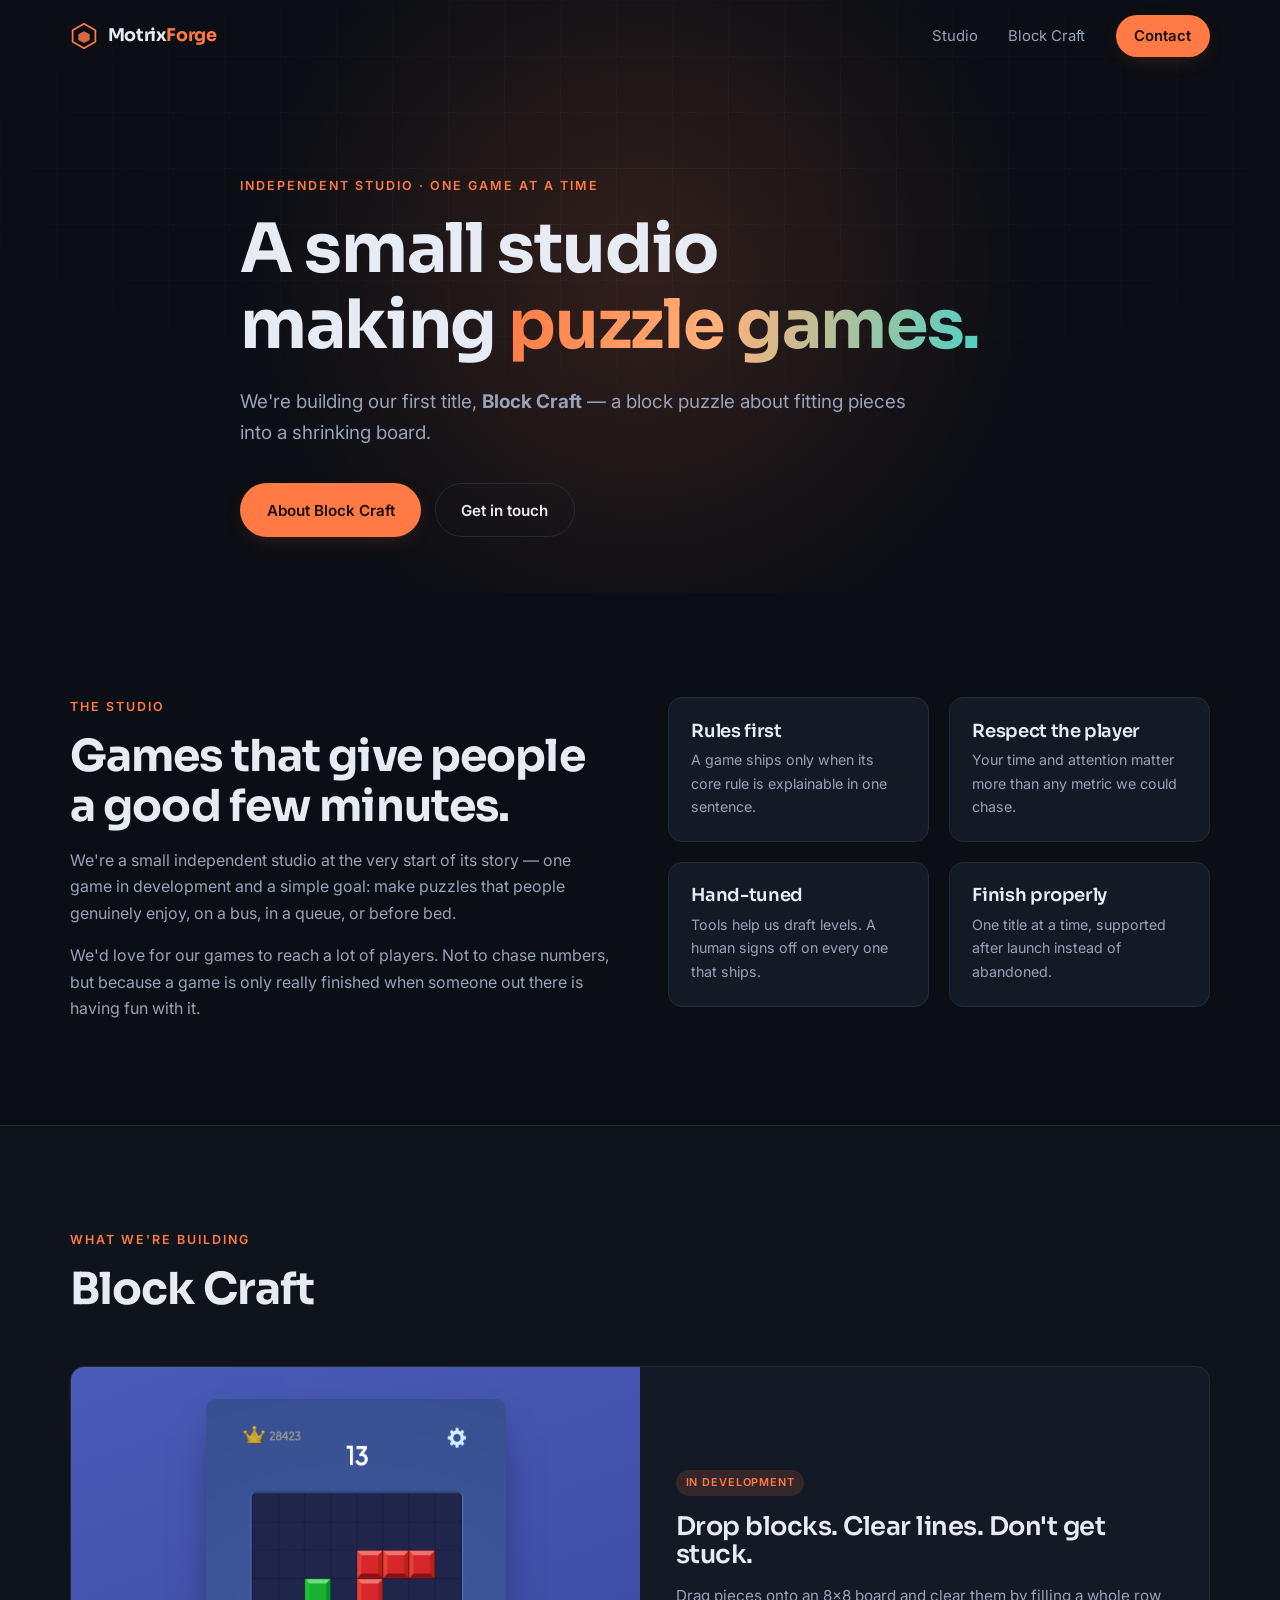
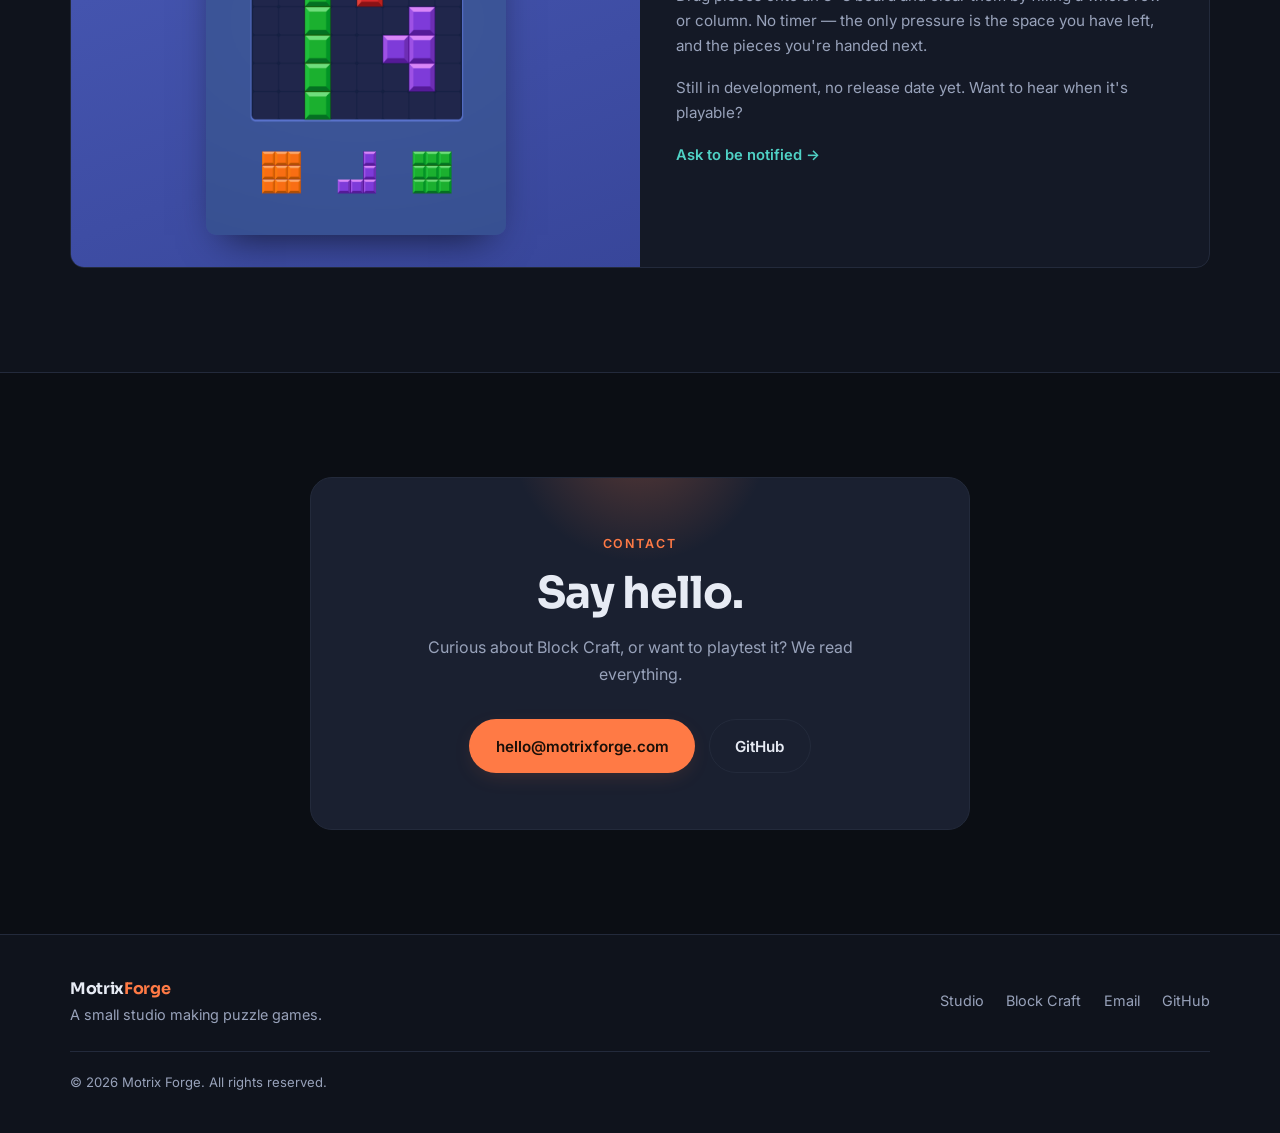
<file: index.html>
<!DOCTYPE html>
<html lang="en">
<head>
<meta charset="UTF-8">
<meta name="viewport" content="width=device-width, initial-scale=1">
<title>Motrix Forge — Puzzle Game Studio</title>
<meta name="description" content="Motrix Forge is a small independent studio making puzzle games. Our first title, Block Craft, is a block puzzle in development.">
<link rel="canonical" href="https://motrixforge.com/">
<link rel="icon" href="./favicon.svg" type="image/svg+xml">

<meta property="og:type" content="website">
<meta property="og:url" content="https://motrixforge.com/">
<meta property="og:title" content="Motrix Forge — Puzzle Game Studio">
<meta property="og:description" content="A small independent studio making puzzle games. First title, Block Craft, in development.">
<meta name="twitter:card" content="summary">
<meta name="theme-color" content="#0b0e14">

<link rel="preconnect" href="https://fonts.googleapis.com">
<link rel="preconnect" href="https://fonts.gstatic.com" crossorigin>
<link href="https://fonts.googleapis.com/css2?family=Sora:wght@400;600;700&family=Inter:wght@400;500;600&display=swap" rel="stylesheet">
<link rel="stylesheet" href="./assets/css/style.css">

<script type="application/ld+json">
{
  "@context": "https://schema.org",
  "@type": "Organization",
  "name": "Motrix Forge",
  "url": "https://motrixforge.com",
  "logo": "https://motrixforge.com/favicon.svg",
  "description": "A small independent game studio making puzzle games.",
  "email": "hello@motrixforge.com",
  "sameAs": ["https://github.com/motrixForge"]
}
</script>
</head>
<body>
<a class="skip-link" href="#main">Skip to content</a>

<header class="site-header" id="siteHeader">
  <div class="wrap header-inner">
    <a class="brand" href="#top" aria-label="Motrix Forge home">
      <svg class="brand-mark" viewBox="0 0 32 32" aria-hidden="true">
        <path d="M16 2 29 9.5v13L16 30 3 22.5v-13z" fill="none" stroke="currentColor" stroke-width="2" stroke-linejoin="round"/>
        <path d="M16 10.5 22.5 14v6.5L16 24l-6.5-3.5V14z" fill="currentColor" opacity=".85"/>
      </svg>
      <span class="brand-name">Motrix<span class="brand-accent">Forge</span></span>
    </a>

    <nav class="nav" id="nav" aria-label="Main">
      <a href="#studio">Studio</a>
      <a href="#game">Block Craft</a>
      <a class="btn btn-sm" href="#contact">Contact</a>
    </nav>

    <button class="nav-toggle" id="navToggle" aria-expanded="false" aria-controls="nav" aria-label="Toggle menu">
      <span></span><span></span><span></span>
    </button>
  </div>
</header>

<main id="main">

  <!-- ── Hero ─────────────────────────────────────────── -->
  <section class="hero" id="top">
    <div class="hero-grid" aria-hidden="true"></div>
    <div class="wrap hero-inner">
      <p class="eyebrow">Independent studio · One game at a time</p>
      <h1>A small studio<br>making <span class="grad">puzzle games.</span></h1>
      <p class="lede">
        We're building our first title, <strong>Block Craft</strong> — a block puzzle
        about fitting pieces into a shrinking board.
      </p>
      <div class="hero-cta">
        <a class="btn" href="#game">About Block Craft</a>
        <a class="btn btn-ghost" href="#contact">Get in touch</a>
      </div>
    </div>
  </section>

  <!-- ── Studio ───────────────────────────────────────── -->
  <section class="section" id="studio">
    <div class="wrap split">
      <div class="reveal">
        <p class="eyebrow">The studio</p>
        <h2>Games that give people a good few minutes.</h2>
        <p class="section-sub">
          We're a small independent studio at the very start of its story — one game in
          development and a simple goal: make puzzles that people genuinely enjoy, on a
          bus, in a queue, or before bed.
        </p>
        <p class="section-sub">
          We'd love for our games to reach a lot of players. Not to chase numbers, but
          because a game is only really finished when someone out there is having fun
          with it.
        </p>
      </div>

      <ul class="values" role="list">
        <li class="reveal">
          <h3>Rules first</h3>
          <p>A game ships only when its core rule is explainable in one sentence.</p>
        </li>
        <li class="reveal">
          <h3>Respect the player</h3>
          <p>Your time and attention matter more than any metric we could chase.</p>
        </li>
        <li class="reveal">
          <h3>Hand-tuned</h3>
          <p>Tools help us draft levels. A human signs off on every one that ships.</p>
        </li>
        <li class="reveal">
          <h3>Finish properly</h3>
          <p>One title at a time, supported after launch instead of abandoned.</p>
        </li>
      </ul>
    </div>
  </section>

  <!-- ── Game ─────────────────────────────────────────── -->
  <section class="section section-alt" id="game">
    <div class="wrap">
      <header class="section-head reveal">
        <p class="eyebrow">What we're building</p>
        <h2>Block Craft</h2>
      </header>

      <div class="feature reveal">
        <div class="feature-art">
          <img src="./assets/img/block-craft.png" alt="Block Craft gameplay: red, green and purple blocks placed on an eight by eight grid, with three pieces waiting in the tray below" width="737" height="1072" loading="lazy">
        </div>
        <div class="feature-body">
          <span class="tag tag-soon">In development</span>
          <h3>Drop blocks. Clear lines. Don't get stuck.</h3>
          <p>
            Drag pieces onto an 8×8 board and clear them by filling a whole row or
            column. No timer — the only pressure is the space you have left, and the
            pieces you're handed next.
          </p>
          <p>
            Still in development, no release date yet. Want to hear when it's playable?
          </p>
          <a class="link" href="mailto:hello@motrixforge.com?subject=Block%20Craft%20updates">Ask to be notified →</a>
        </div>
      </div>
    </div>
  </section>

  <!-- ── Contact ──────────────────────────────────────── -->
  <section class="section contact" id="contact">
    <div class="wrap contact-inner reveal">
      <p class="eyebrow">Contact</p>
      <h2>Say hello.</h2>
      <p class="section-sub">
        Curious about Block Craft, or want to playtest it? We read everything.
      </p>
      <div class="contact-actions">
        <a class="btn" href="mailto:hello@motrixforge.com">hello@motrixforge.com</a>
        <a class="btn btn-ghost" href="https://github.com/motrixForge" rel="noopener" target="_blank">GitHub</a>
      </div>
    </div>
  </section>

</main>

<footer class="site-footer">
  <div class="wrap footer-inner">
    <div>
      <span class="brand-name small">Motrix<span class="brand-accent">Forge</span></span>
      <p class="muted">A small studio making puzzle games.</p>
    </div>
    <nav class="footer-nav" aria-label="Footer">
      <a href="#studio">Studio</a>
      <a href="#game">Block Craft</a>
      <a href="mailto:hello@motrixforge.com">Email</a>
      <a href="https://github.com/motrixForge" rel="noopener" target="_blank">GitHub</a>
    </nav>
    <p class="muted copyright">© <span id="year">2026</span> Motrix Forge. All rights reserved.</p>
  </div>
</footer>

<script src="./assets/js/main.js" defer></script>
</body>
</html>
</file>
<file: assets/css/style.css>
/* ── Tokens ───────────────────────────────────────────── */
:root {
  --bg:        #0b0e14;
  --bg-alt:    #0f131c;
  --surface:   #141926;
  --surface-2: #1a2030;
  --line:      #232a3b;
  --text:      #e7ebf4;
  --muted:     #98a2ba;
  --accent:    #ff7a45;
  --accent-2:  #4fd1c5;
  --glow:      rgba(255,122,69,.28);

  --wrap: 1140px;
  --r:    14px;
  --font-display: "Sora", system-ui, sans-serif;
  --font-body:    "Inter", system-ui, -apple-system, sans-serif;
  --ease: cubic-bezier(.22,.8,.3,1);
}

*, *::before, *::after { box-sizing: border-box; }
* { margin: 0; }

html { scroll-behavior: smooth; scroll-padding-top: 88px; }
@media (prefers-reduced-motion: reduce) { html { scroll-behavior: auto; } }

body {
  background: var(--bg);
  color: var(--text);
  font-family: var(--font-body);
  font-size: 16px;
  line-height: 1.65;
  -webkit-font-smoothing: antialiased;
  overflow-x: hidden;
}

h1, h2, h3 { font-family: var(--font-display); line-height: 1.12; letter-spacing: -.02em; }
h1 { font-size: clamp(2.5rem, 6vw, 4.25rem); font-weight: 700; }
h2 { font-size: clamp(1.9rem, 3.6vw, 2.75rem); font-weight: 700; }
h3 { font-size: 1.125rem; font-weight: 600; }
a  { color: inherit; text-decoration: none; }
img, svg { display: block; max-width: 100%; }

.wrap { width: min(100% - 2.5rem, var(--wrap)); margin-inline: auto; }

.skip-link {
  position: absolute; left: -999px; top: 0; z-index: 200;
  background: var(--accent); color: #16110d; padding: .6rem 1rem; border-radius: 0 0 8px 0;
}
.skip-link:focus { left: 0; }

:focus-visible { outline: 2px solid var(--accent-2); outline-offset: 3px; border-radius: 4px; }

.eyebrow {
  font-size: .78rem; font-weight: 600; letter-spacing: .16em; text-transform: uppercase;
  color: var(--accent); margin-bottom: .9rem;
}
.muted { color: var(--muted); font-size: .9rem; }
.grad {
  background: linear-gradient(100deg, var(--accent), #ffb27a 45%, var(--accent-2));
  -webkit-background-clip: text; background-clip: text; color: transparent;
}

/* ── Buttons ──────────────────────────────────────────── */
.btn {
  display: inline-flex; align-items: center; justify-content: center; gap: .5rem;
  padding: .85rem 1.6rem; border-radius: 999px;
  background: var(--accent); color: #1a0f08;
  font-weight: 600; font-size: .95rem; border: 1px solid transparent;
  transition: transform .2s var(--ease), box-shadow .2s var(--ease), background .2s;
  box-shadow: 0 6px 24px -10px var(--glow);
}
.btn:hover { transform: translateY(-2px); box-shadow: 0 14px 34px -12px var(--glow); }
.btn-ghost {
  background: transparent; color: var(--text); border-color: var(--line); box-shadow: none;
}
.btn-ghost:hover { border-color: var(--accent); color: var(--accent); }
.btn-sm { padding: .5rem 1.1rem; font-size: .85rem; }

.link { color: var(--accent-2); font-weight: 600; font-size: .92rem; }
.link:hover { text-decoration: underline; text-underline-offset: 4px; }

/* ── Header ───────────────────────────────────────────── */
.site-header {
  position: fixed; inset: 0 0 auto 0; z-index: 100;
  transition: background .3s, border-color .3s, backdrop-filter .3s;
  border-bottom: 1px solid transparent;
}
.site-header.scrolled {
  background: rgba(11,14,20,.82);
  backdrop-filter: blur(14px);
  border-bottom-color: var(--line);
}
.header-inner { display: flex; align-items: center; justify-content: space-between; height: 72px; }

.brand { display: flex; align-items: center; gap: .6rem; }
.brand-mark { width: 28px; height: 28px; color: var(--accent); flex: none; }
.brand-name { font-family: var(--font-display); font-weight: 700; font-size: 1.1rem; letter-spacing: -.02em; }
.brand-name.small { font-size: 1rem; }
.brand-accent { color: var(--accent); }

.nav { display: flex; align-items: center; gap: 1.9rem; }
.nav a { font-size: .93rem; color: var(--muted); transition: color .2s; }
.nav a:hover { color: var(--text); }
.nav a.btn { color: #1a0f08; }
.nav a.btn:hover { color: #1a0f08; }

.nav-toggle {
  display: none; flex-direction: column; gap: 5px; justify-content: center;
  width: 42px; height: 42px; padding: 0 10px;
  background: none; border: 1px solid var(--line); border-radius: 10px; cursor: pointer;
}
.nav-toggle span { height: 2px; background: var(--text); border-radius: 2px; transition: transform .25s var(--ease), opacity .2s; }
.nav-toggle[aria-expanded="true"] span:nth-child(1) { transform: translateY(7px) rotate(45deg); }
.nav-toggle[aria-expanded="true"] span:nth-child(2) { opacity: 0; }
.nav-toggle[aria-expanded="true"] span:nth-child(3) { transform: translateY(-7px) rotate(-45deg); }

/* ── Hero ─────────────────────────────────────────────── */
.hero { position: relative; padding: 11rem 0 3.5rem; overflow: hidden; }
.hero::after {
  content: ""; position: absolute; top: -30%; left: 50%; transform: translateX(-50%);
  width: 900px; height: 900px; pointer-events: none;
  background: radial-gradient(circle, rgba(255,122,69,.16), transparent 62%);
}
.hero-grid {
  position: absolute; inset: 0;
  background-image:
    linear-gradient(var(--line) 1px, transparent 1px),
    linear-gradient(90deg, var(--line) 1px, transparent 1px);
  background-size: 56px 56px;
  opacity: .35;
  mask-image: radial-gradient(ellipse 90% 60% at 50% 30%, #000, transparent 75%);
  -webkit-mask-image: radial-gradient(ellipse 90% 60% at 50% 30%, #000, transparent 75%);
}
.hero-inner { position: relative; z-index: 1; max-width: 800px; }
.lede { color: var(--muted); font-size: clamp(1rem, 1.5vw, 1.18rem); max-width: 58ch; margin-top: 1.4rem; }
.hero-cta { display: flex; flex-wrap: wrap; gap: .85rem; margin-top: 2.2rem; }


/* ── Sections ─────────────────────────────────────────── */
.section { padding: 6.5rem 0; }
.section-alt { background: var(--bg-alt); border-block: 1px solid var(--line); }
.section-head { max-width: 620px; margin-bottom: 3.2rem; }
.section-sub { color: var(--muted); margin-top: 1rem; }

/* ── Featured game ────────────────────────────────────── */
.feature {
  display: grid; grid-template-columns: 1fr 1fr; gap: 0;
  background: var(--surface); border: 1px solid var(--line);
  border-radius: var(--r); overflow: hidden;
}
.feature-art {
  position: relative; display: grid; place-items: center;
  background: linear-gradient(160deg, #4a5bb8, #38469a);
  padding: 2rem;
}
.feature-art img {
  width: 100%; max-width: 300px; height: auto;
  border-radius: 10px;
  box-shadow: 0 18px 40px -18px rgba(0,0,0,.7);
}
.feature-body { padding: 2.5rem 2.25rem; align-self: center; }
.feature-body h3 { font-size: clamp(1.25rem, 2.2vw, 1.6rem); margin: 1rem 0 .9rem; }
.feature-body p { color: var(--muted); font-size: .95rem; margin-bottom: 1rem; }

.tag {
  display: inline-block;
  font-size: .68rem; font-weight: 600; letter-spacing: .08em; text-transform: uppercase;
  padding: .25rem .6rem; border-radius: 999px; white-space: nowrap;
}
.tag-soon { background: rgba(255,122,69,.14); color: var(--accent); }

/* ── Studio ───────────────────────────────────────────── */
.split { display: grid; grid-template-columns: 1fr 1fr; gap: 3.5rem; align-items: start; }
.values { display: grid; grid-template-columns: repeat(2, 1fr); gap: 1.25rem; list-style: none; padding: 0; }
.values li {
  background: var(--surface); border: 1px solid var(--line);
  border-radius: var(--r); padding: 1.4rem;
}
.values h3 { margin-bottom: .45rem; }
.values p { color: var(--muted); font-size: .89rem; }

/* ── Contact ──────────────────────────────────────────── */
.contact-inner {
  text-align: center; max-width: 660px; margin-inline: auto;
  background: var(--surface-2); border: 1px solid var(--line);
  border-radius: 22px; padding: 3.5rem 2rem;
  position: relative; overflow: hidden;
}
.contact-inner::before {
  content: ""; position: absolute; inset: -50% 30% auto; height: 260px;
  background: radial-gradient(circle, var(--glow), transparent 70%);
  pointer-events: none;
}
.contact-inner > * { position: relative; }
.contact-inner .section-sub { margin-inline: auto; max-width: 46ch; }
.contact-actions { display: flex; flex-wrap: wrap; gap: .85rem; justify-content: center; margin-top: 2rem; }

/* ── Footer ───────────────────────────────────────────── */
.site-footer { border-top: 1px solid var(--line); background: var(--bg-alt); padding: 2.5rem 0; }
.footer-inner { display: flex; flex-wrap: wrap; gap: 1.5rem; align-items: center; justify-content: space-between; }
.footer-nav { display: flex; flex-wrap: wrap; gap: 1.4rem; }
.footer-nav a { font-size: .9rem; color: var(--muted); transition: color .2s; }
.footer-nav a:hover { color: var(--accent); }
.copyright { width: 100%; padding-top: 1.25rem; border-top: 1px solid var(--line); font-size: .82rem; }

/* ── Reveal ───────────────────────────────────────────── */
.reveal { opacity: 0; transform: translateY(22px); transition: opacity .6s var(--ease), transform .6s var(--ease); }
.reveal.in { opacity: 1; transform: none; }
@media (prefers-reduced-motion: reduce) {
  .reveal { opacity: 1; transform: none; transition: none; }
  .btn:hover { transform: none; }
}

/* ── Responsive ───────────────────────────────────────── */
@media (max-width: 880px) {
  .split { grid-template-columns: 1fr; gap: 2.5rem; }
  .feature { grid-template-columns: 1fr; }
  .feature-art { padding: 1.75rem; }
  .feature-art img { max-width: 230px; }
  .feature-body { padding: 2rem 1.5rem; }
}

@media (max-width: 720px) {
  .nav-toggle { display: flex; }
  .nav {
    position: fixed; inset: 72px 0 auto 0;
    flex-direction: column; align-items: stretch; gap: 0;
    background: rgba(11,14,20,.97); backdrop-filter: blur(14px);
    border-bottom: 1px solid var(--line);
    padding: .5rem 1.25rem 1.5rem;
    transform: translateY(-12px); opacity: 0; pointer-events: none;
    transition: opacity .25s var(--ease), transform .25s var(--ease);
  }
  .nav.open { transform: none; opacity: 1; pointer-events: auto; }
  .nav a { padding: .9rem 0; border-bottom: 1px solid var(--line); font-size: 1rem; }
  .nav a.btn { margin-top: 1rem; border-bottom: none; justify-content: center; }
  .hero { padding: 8.5rem 0 4.5rem; }
  .section { padding: 4.5rem 0; }
  .values { grid-template-columns: 1fr; }
}

@media (max-width: 420px) {
  .contact-inner { padding: 2.5rem 1.25rem; }
}
</file>
